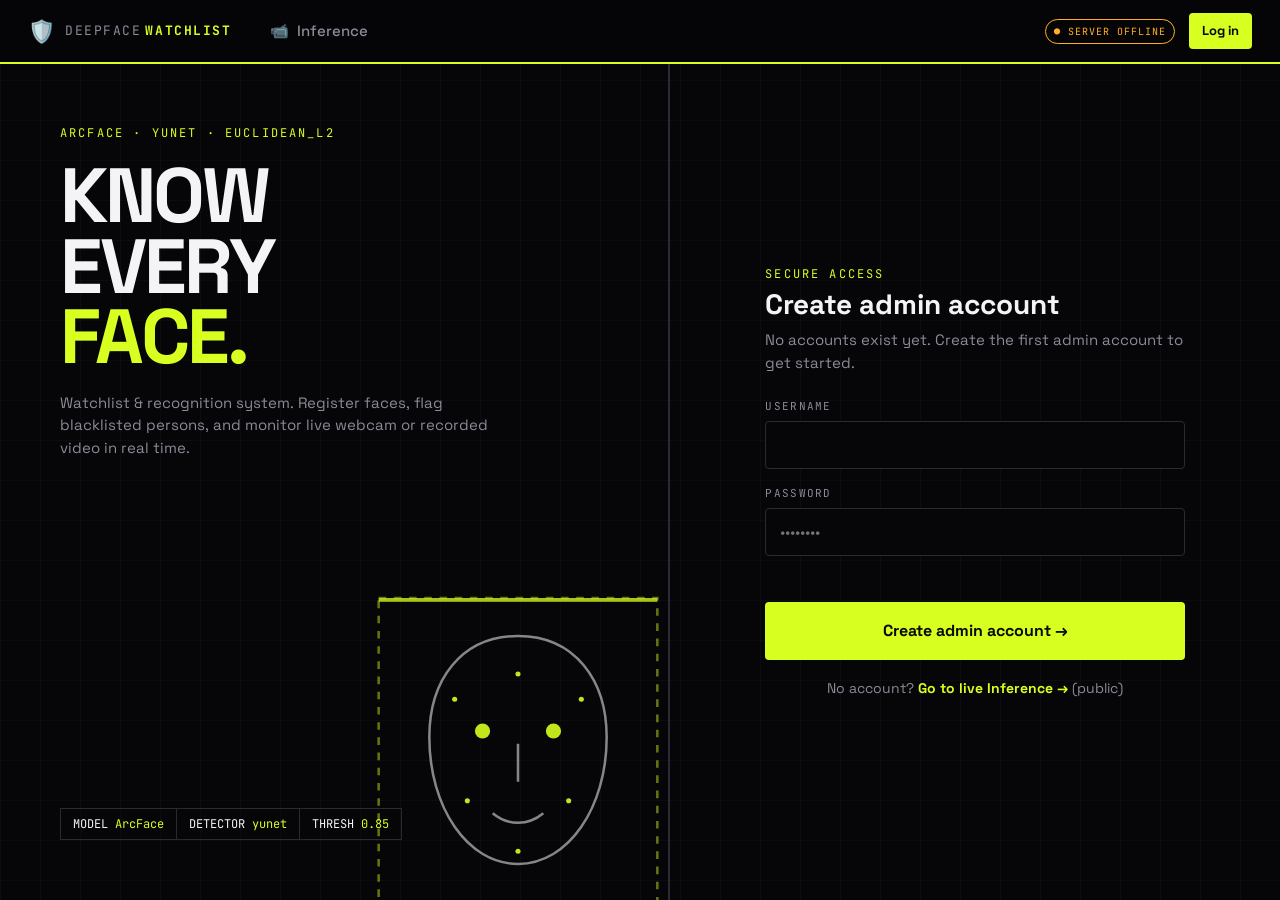
<file: index.html>
<!DOCTYPE html>
<html lang="en">
<head>
  <meta charset="UTF-8">
  <meta name="viewport" content="width=device-width, initial-scale=1.0">
  <title>Login · DeepFace Watchlist</title>
  <link rel="stylesheet" href="style.css">
</head>
<body>
  <nav id="nav"></nav>

  <main class="login-wrap">
    <section class="login-art">
      <div>
        <div class="eyebrow">ArcFace · YuNet · euclidean_l2</div>
        <h1 style="margin-top:18px">KNOW<br>EVERY<em>FACE.</em></h1>
        <p>Watchlist &amp; recognition system. Register faces, flag blacklisted persons, and monitor live webcam or recorded video in real time.</p>
      </div>
      <div class="spec" style="align-self:flex-start">
        <span>MODEL <b>ArcFace</b></span><span>DETECTOR <b>yunet</b></span><span>THRESH <b>0.85</b></span>
      </div>

      <!-- decorative scanning face -->
      <svg class="scan-face" viewBox="0 0 300 300" fill="none" aria-hidden="true">
        <rect x="40" y="30" width="220" height="240" stroke="#d7ff1f" stroke-width="2" stroke-dasharray="6 6" opacity=".5"/>
        <path d="M150 60c-45 0-70 35-70 80 0 55 30 100 70 100s70-45 70-100c0-45-25-80-70-80z" stroke="#f4f4f6" stroke-width="2" opacity=".6"/>
        <circle cx="122" cy="135" r="6" fill="#d7ff1f"/><circle cx="178" cy="135" r="6" fill="#d7ff1f"/>
        <path d="M150 145v30M130 200c12 10 28 10 40 0" stroke="#f4f4f6" stroke-width="2" opacity=".6"/>
        <g fill="#d7ff1f"><circle cx="100" cy="110" r="2"/><circle cx="200" cy="110" r="2"/><circle cx="110" cy="190" r="2"/><circle cx="190" cy="190" r="2"/><circle cx="150" cy="230" r="2"/><circle cx="150" cy="90" r="2"/></g>
        <rect class="scan-line" x="40" y="30" width="220" height="3" fill="#d7ff1f" opacity=".85"/>
      </svg>
    </section>

    <section class="login-panel">
      <form class="login-box" id="loginForm" autocomplete="on">
        <div class="eyebrow">Secure access</div>
        <h2>Log in</h2>
        <p class="sub">Choose your access level to continue.</p>

        <div class="role-pick" id="rolePick">
          <button type="button" data-role="user" class="on"><b>👤 User</b><small>Register &amp; de-register faces</small></button>
          <button type="button" data-role="admin"><b>⚙️ Admin</b><small>Full dashboard &amp; settings</small></button>
        </div>

        <div class="field">
          <label for="username">Username</label>
          <input class="input" id="username" autocomplete="username" required >
        </div>
        <div class="field">
          <label for="password">Password</label>
          <input class="input" id="password" type="password" autocomplete="current-password" required placeholder="••••••••">
        </div>
        <div class="err" id="err"></div>
        <button class="btn btn-primary btn-block btn-lg" type="submit" id="submitBtn">Log in as User →</button>

        <a class="public-link" href="inference.html">No account? <b>Go to live Inference →</b> (public)</a>

      </form>
    </section>
  </main>

  <script src="app.js"></script>
  <script>
    DF.renderNav('login');

    const params = new URLSearchParams(location.search);
    let role = params.get('need') === 'admin' ? 'admin' : 'user';
    const rolePick = document.getElementById('rolePick');
    const submitBtn = document.getElementById('submitBtn');
    const err = document.getElementById('err');

    function setRole(r) {
      role = r;
      rolePick.querySelectorAll('button').forEach(b => b.classList.toggle('on', b.dataset.role === r));
      submitBtn.textContent = `Log in as ${r === 'admin' ? 'Admin' : 'User'} →`;
    }
    rolePick.addEventListener('click', e => { const b = e.target.closest('button'); if (b) setRole(b.dataset.role); });
    setRole(role);

    if (params.get('next')) err.textContent = params.get('need') === 'admin' ? 'Admin login required for that page.' : 'Please log in to continue.';

    // First run: no accounts exist yet -> create the first admin account
    if (DF.auth.needsSetup()) {
      document.querySelector('.login-box h2').textContent = 'Create admin account';
      document.querySelector('.login-box .sub').textContent = 'No accounts exist yet. Create the first admin account to get started.';
      rolePick.classList.add('hidden');
      document.getElementById('password').autocomplete = 'new-password';
      document.getElementById('password').minLength = 6;
      submitBtn.textContent = 'Create admin account →';
      err.textContent = '';
    }

    // already logged in? skip ahead
    const s = DF.auth.current();
    if (s && !params.get('next')) location.replace(s.role === 'admin' ? 'admin.html' : 'register.html');

    document.getElementById('loginForm').addEventListener('submit', e => {
      e.preventDefault();
      const u = document.getElementById("username").value, pw = document.getElementById("password").value;
      const res = DF.auth.needsSetup() ? DF.auth.setup(u, pw) : DF.auth.login(u, pw, role);
      if (!res.ok) { err.textContent = res.msg; document.getElementById("password").value = ""; return; }
      const next = params.get('next');
      const allowed = next && /^[\w-]+\.html$/.test(next) && !(next === 'admin.html' && res.session.role !== 'admin');
      location.href = allowed ? next : (res.session.role === 'admin' ? 'admin.html' : 'register.html');
    });
  </script>
</body>
</html>
</file>
<file: style.css>
@import url('https://fonts.googleapis.com/css2?family=Space+Grotesk:wght@400;500;700&family=JetBrains+Mono:wght@400;700&display=swap');

:root {
  --bg: #060608;
  --panel: #0f0f14;
  --panel-2: #16161d;
  --line: #2a2a35;
  --text: #f4f4f6;
  --muted: #8b8b99;
  --accent: #d7ff1f;      /* acid volt */
  --accent-ink: #0a0a0a;
  --red: #ff2d55;
  --green: #1fff8f;
  --amber: #ffb020;
  --radius: 4px;
  --mono: 'JetBrains Mono', ui-monospace, monospace;
  --sans: 'Space Grotesk', system-ui, sans-serif;
}

* { box-sizing: border-box; margin: 0; padding: 0; }
html, body { background: var(--bg); color: var(--text); font-family: var(--sans); font-size: 15px; line-height: 1.5; }
body {
  min-height: 100vh;
  background-image:
    linear-gradient(rgba(255,255,255,.025) 1px, transparent 1px),
    linear-gradient(90deg, rgba(255,255,255,.025) 1px, transparent 1px);
  background-size: 40px 40px;
}
a { color: inherit; text-decoration: none; }
button, input, select { font: inherit; color: inherit; }
::selection { background: var(--accent); color: var(--accent-ink); }

/* ---------- NAV ---------- */
#nav {
  position: sticky; top: 0; z-index: 50;
  display: flex; align-items: center; gap: 24px;
  padding: 0 28px; height: 64px;
  background: rgba(6,6,8,.92); backdrop-filter: blur(8px);
  border-bottom: 2px solid var(--accent);
}
.brand { display: flex; align-items: center; gap: 10px; }
.brand-mark { font-size: 22px; }
.brand-text { font-family: var(--mono); font-size: 13px; letter-spacing: .12em; color: var(--muted); }
.brand-text b { color: var(--accent); margin-left: 4px; }
.nav-links { display: flex; gap: 4px; flex: 1; }
.nav-links a {
  display: flex; gap: 8px; align-items: center;
  padding: 8px 14px; border-radius: var(--radius);
  font-weight: 500; color: var(--muted); transition: .15s;
}
.nav-links a:hover { color: var(--text); background: var(--panel-2); }
.nav-links a.active { color: var(--accent-ink); background: var(--accent); }
.nav-user { display: flex; align-items: center; gap: 14px; }
.who { display: flex; flex-direction: column; line-height: 1.1; text-align: right; }
.who small { font-family: var(--mono); font-size: 10px; color: var(--accent); text-transform: uppercase; letter-spacing: .1em; }
.mode-pill {
  font-family: var(--mono); font-size: 10px; letter-spacing: .1em;
  padding: 4px 8px; border: 1px solid var(--amber); color: var(--amber); border-radius: 99px;
}
.mode-pill.live { border-color: var(--green); color: var(--green); }
.nav-burger { display: none; background: none; border: 0; font-size: 22px; cursor: pointer; margin-left: auto; }

/* ---------- LAYOUT ---------- */
.page { max-width: 1280px; margin: 0 auto; padding: 40px 28px 80px; }
.hero { margin-bottom: 32px; }
.eyebrow { font-family: var(--mono); font-size: 12px; letter-spacing: .18em; color: var(--accent); text-transform: uppercase; }
.hero h1 { font-size: clamp(34px, 5vw, 60px); line-height: 1; font-weight: 700; letter-spacing: -.03em; margin: 10px 0 12px; }
.hero h1 em { font-style: normal; color: var(--accent); }
.hero p { color: var(--muted); max-width: 640px; }
.spec {
  display: inline-flex; gap: 0; margin-top: 16px;
  font-family: var(--mono); font-size: 12px; border: 1px solid var(--line);
}
.spec span { padding: 6px 12px; border-right: 1px solid var(--line); }
.spec span:last-child { border-right: 0; }
.spec b { color: var(--accent); font-weight: 400; }

.grid { display: grid; gap: 20px; }
.grid-2 { grid-template-columns: 1fr 1fr; }
.grid-side { grid-template-columns: 1fr 320px; }
.grid-4 { grid-template-columns: repeat(4, 1fr); }

.card {
  background: var(--panel); border: 1px solid var(--line); border-radius: var(--radius);
  padding: 24px;
}
.card h2 { font-size: 18px; font-weight: 700; margin-bottom: 16px; display: flex; align-items: center; gap: 10px; }
.card h2 .n { font-family: var(--mono); font-size: 11px; color: var(--accent-ink); background: var(--accent); padding: 2px 6px; }
.card-head { display: flex; justify-content: space-between; align-items: center; margin-bottom: 16px; gap: 12px; flex-wrap: wrap; }
.card-head h2 { margin: 0; }

/* ---------- FORMS ---------- */
.field { display: flex; flex-direction: column; gap: 6px; margin-bottom: 16px; }
.field label, .label { font-family: var(--mono); font-size: 11px; letter-spacing: .12em; text-transform: uppercase; color: var(--muted); }
.input, select.input {
  width: 100%; padding: 12px 14px;
  background: var(--bg); border: 1px solid var(--line); border-radius: var(--radius);
  outline: none; transition: .15s;
}
.input:focus { border-color: var(--accent); box-shadow: 0 0 0 3px rgba(215,255,31,.15); }
select.input { appearance: none; background-image: linear-gradient(45deg, transparent 50%, var(--accent) 50%), linear-gradient(135deg, var(--accent) 50%, transparent 50%); background-position: calc(100% - 18px) 50%, calc(100% - 13px) 50%; background-size: 5px 5px; background-repeat: no-repeat; padding-right: 36px; }

.seg { display: flex; border: 1px solid var(--line); border-radius: var(--radius); overflow: hidden; }
.seg button {
  flex: 1; padding: 11px 14px; background: var(--bg); border: 0; cursor: pointer;
  border-right: 1px solid var(--line); color: var(--muted); font-weight: 500; transition: .15s;
}
.seg button:last-child { border-right: 0; }
.seg button.on { background: var(--accent); color: var(--accent-ink); font-weight: 700; }
.seg.seg-status button.on[data-v="Blacklisted"] { background: var(--red); color: #fff; }
.seg.seg-status button.on[data-v="Authorised"] { background: var(--green); color: #002; }

.btn {
  display: inline-flex; align-items: center; justify-content: center; gap: 8px;
  padding: 12px 20px; border-radius: var(--radius); border: 1px solid transparent;
  font-weight: 700; cursor: pointer; transition: .12s; white-space: nowrap;
}
.btn:active { transform: translateY(1px); }
.btn:disabled { opacity: .4; cursor: not-allowed; }
.btn-primary { background: var(--accent); color: var(--accent-ink); }
.btn-primary:hover:not(:disabled) { box-shadow: 4px 4px 0 #fff; transform: translate(-2px,-2px); }
.btn-danger { background: var(--red); color: #fff; }
.btn-danger:hover:not(:disabled) { box-shadow: 4px 4px 0 #fff; transform: translate(-2px,-2px); }
.btn-ghost { background: transparent; border-color: var(--line); color: var(--text); }
.btn-ghost:hover { border-color: var(--text); }
.btn-sm { padding: 7px 12px; font-size: 13px; }
.btn-block { width: 100%; }
.btn-lg { padding: 16px 24px; font-size: 16px; }

.tip {
  border-left: 4px solid var(--accent); background: rgba(215,255,31,.06);
  padding: 14px 16px; font-size: 14px; color: #d8d8de; margin-bottom: 16px;
}

.drop {
  border: 2px dashed var(--line); border-radius: var(--radius);
  padding: 36px 20px; text-align: center; cursor: pointer; transition: .15s; background: var(--bg);
}
.drop:hover, .drop.over { border-color: var(--accent); background: rgba(215,255,31,.04); }
.drop .big { font-size: 34px; }
.drop strong { display: block; margin: 6px 0 2px; }
.drop small { color: var(--muted); font-family: var(--mono); font-size: 11px; }
.thumbs { display: grid; grid-template-columns: repeat(auto-fill, minmax(84px, 1fr)); gap: 8px; margin-top: 14px; }
.thumbs .t { position: relative; aspect-ratio: 1; border: 1px solid var(--line); overflow: hidden; }
.thumbs .t img { width: 100%; height: 100%; object-fit: cover; }
.thumbs .t button {
  position: absolute; top: 3px; right: 3px; width: 20px; height: 20px; border-radius: 50%;
  border: 0; background: var(--red); color: #fff; font-size: 12px; cursor: pointer; line-height: 1;
}

/* range */
input[type=range] { width: 100%; accent-color: var(--accent); }
.range-row { display: flex; justify-content: space-between; font-family: var(--mono); font-size: 11px; color: var(--muted); }

/* ---------- TABLES ---------- */
.table-wrap { overflow-x: auto; border: 1px solid var(--line); }
table { width: 100%; border-collapse: collapse; font-size: 14px; }
th {
  text-align: left; font-family: var(--mono); font-size: 11px; letter-spacing: .1em; text-transform: uppercase;
  color: var(--muted); padding: 12px 14px; background: var(--panel-2); border-bottom: 1px solid var(--line);
}
td { padding: 12px 14px; border-bottom: 1px solid var(--line); vertical-align: middle; }
tr:last-child td { border-bottom: 0; }
tbody tr { transition: background .12s; }
tbody tr:hover { background: var(--panel-2); }
tr.sel { background: rgba(255,45,85,.1) !important; box-shadow: inset 4px 0 0 var(--red); }
td.mono, .mono { font-family: var(--mono); font-size: 13px; }
.empty { padding: 40px; text-align: center; color: var(--muted); }

.tag { display: inline-flex; align-items: center; gap: 6px; padding: 3px 10px; font-size: 12px; font-weight: 700; border-radius: 99px; }
.tag-ok { background: rgba(31,255,143,.12); color: var(--green); }
.tag-bl { background: rgba(255,45,85,.15); color: var(--red); }
.tag-unk { background: rgba(255,255,255,.08); color: var(--muted); }
.tag-role { background: var(--accent); color: var(--accent-ink); font-family: var(--mono); font-size: 10px; letter-spacing: .1em; text-transform: uppercase; }

.avatar { width: 36px; height: 36px; border-radius: 50%; object-fit: cover; flex-shrink: 0; border: 2px solid var(--line); }
.avatar-init { display: inline-flex; align-items: center; justify-content: center; background: var(--panel-2); font-family: var(--mono); font-size: 12px; font-weight: 700; color: var(--green); border-color: var(--green); }
.avatar-init.bl { color: var(--red); border-color: var(--red); }
.person-cell { display: flex; align-items: center; gap: 12px; font-weight: 700; }

/* ---------- PROFILE LIST (sidebar) ---------- */
.profiles { display: flex; flex-direction: column; gap: 10px; max-height: 640px; overflow-y: auto; }
.profile {
  display: flex; gap: 12px; align-items: center; padding: 12px;
  background: var(--bg); border: 1px solid var(--line); border-left: 4px solid var(--green);
}
.profile.bl { border-left-color: var(--red); }
.profile.hit { animation: hit 1s ease; }
@keyframes hit { 0%,100% { background: var(--bg); } 30% { background: rgba(215,255,31,.18); } }
.profile .meta { font-size: 12px; color: var(--muted); font-family: var(--mono); }
.profile .nm { font-weight: 700; }

/* ---------- VIEWER ---------- */
.viewer {
  position: relative; background: #000; border: 2px solid var(--line); aspect-ratio: 16/10;
  display: flex; align-items: center; justify-content: center; overflow: hidden;
}
.viewer video, .viewer canvas { position: absolute; inset: 0; width: 100%; height: 100%; object-fit: contain; }
.viewer .placeholder { color: var(--muted); text-align: center; font-family: var(--mono); font-size: 13px; }
.viewer .placeholder .big { font-size: 48px; display: block; margin-bottom: 8px; }
.viewer .rec {
  position: absolute; top: 12px; left: 12px; z-index: 3;
  font-family: var(--mono); font-size: 11px; background: var(--red); color: #fff; padding: 3px 8px;
  display: none; animation: blink 1.2s infinite;
}
.viewer.on .rec { display: block; }
@keyframes blink { 50% { opacity: .4; } }
.viewer .corner { position: absolute; width: 22px; height: 22px; border: 3px solid var(--accent); z-index: 2; }
.viewer .c1 { top: 8px; left: 8px; border-right: 0; border-bottom: 0; }
.viewer .c2 { top: 8px; right: 8px; border-left: 0; border-bottom: 0; }
.viewer .c3 { bottom: 8px; left: 8px; border-right: 0; border-top: 0; }
.viewer .c4 { bottom: 8px; right: 8px; border-left: 0; border-top: 0; }

.alert {
  padding: 16px 18px; font-weight: 700; display: flex; align-items: center; gap: 12px;
  border: 2px solid; margin: 14px 0;
}
.alert-bl { border-color: var(--red); background: rgba(255,45,85,.12); color: #ff7b93; animation: pulse 1.4s infinite; }
.alert-ok { border-color: var(--green); background: rgba(31,255,143,.08); color: var(--green); }
.alert-unk { border-color: var(--line); background: var(--panel-2); color: var(--muted); }
@keyframes pulse { 50% { box-shadow: 0 0 0 6px rgba(255,45,85,.15); } }

.progress { height: 8px; background: var(--panel-2); border: 1px solid var(--line); overflow: hidden; }
.progress > i { display: block; height: 100%; width: 0; background: var(--accent); transition: width .1s linear; }

/* ---------- STATS ---------- */
.stat { padding: 22px; background: var(--panel); border: 1px solid var(--line); position: relative; overflow: hidden; }
.stat::after { content: ''; position: absolute; right: 0; top: 0; width: 6px; height: 100%; background: var(--c, var(--accent)); }
.stat .k { font-family: var(--mono); font-size: 11px; letter-spacing: .14em; text-transform: uppercase; color: var(--muted); }
.stat .v { font-size: 44px; font-weight: 700; letter-spacing: -.03em; line-height: 1.1; margin-top: 6px; color: var(--c, var(--text)); }
.stat .s { font-size: 12px; color: var(--muted); }

.tabs { display: flex; gap: 0; border-bottom: 2px solid var(--line); margin-bottom: 20px; flex-wrap: wrap; }
.tabs button {
  background: none; border: 0; padding: 12px 18px; cursor: pointer; color: var(--muted); font-weight: 700;
  border-bottom: 3px solid transparent; margin-bottom: -2px;
}
.tabs button.on { color: var(--accent); border-bottom-color: var(--accent); }
.tab-panel { display: none; }
.tab-panel.on { display: block; }

.log { font-family: var(--mono); font-size: 12px; max-height: 420px; overflow-y: auto; border: 1px solid var(--line); }
.log div { padding: 8px 12px; border-bottom: 1px solid var(--line); display: grid; grid-template-columns: 150px 90px 1fr; gap: 12px; }
.log .t-alert { color: var(--red); }
.log .t-match { color: var(--green); }
.log .t-auth { color: var(--accent); }
.log .t-admin { color: var(--amber); }
.log time { color: var(--muted); }

.bar-chart { display: flex; flex-direction: column; gap: 10px; }
.bar-row { display: grid; grid-template-columns: 100px 1fr 40px; gap: 10px; align-items: center; font-size: 13px; }
.bar-row .b { height: 18px; background: var(--panel-2); }
.bar-row .b i { display: block; height: 100%; background: var(--c, var(--accent)); }
.bar-row span:last-child { font-family: var(--mono); text-align: right; }

.switch { display: flex; align-items: center; justify-content: space-between; padding: 12px 0; border-bottom: 1px solid var(--line); }
.switch input { width: 42px; height: 22px; appearance: none; background: var(--panel-2); border: 1px solid var(--line); border-radius: 99px; position: relative; cursor: pointer; transition: .15s; }
.switch input::after { content: ''; position: absolute; top: 2px; left: 2px; width: 16px; height: 16px; border-radius: 50%; background: var(--muted); transition: .15s; }
.switch input:checked { background: var(--accent); border-color: var(--accent); }
.switch input:checked::after { left: 22px; background: var(--accent-ink); }

/* ---------- LOGIN ---------- */
.login-wrap { min-height: calc(100vh - 64px); display: grid; grid-template-columns: 1.1fr 1fr; }
.login-art {
  padding: 60px; display: flex; flex-direction: column; justify-content: space-between;
  border-right: 2px solid var(--line); position: relative; overflow: hidden;
}
.login-art h1 { font-size: clamp(44px, 6vw, 88px); line-height: .92; letter-spacing: -.04em; font-weight: 700; }
.login-art h1 em { font-style: normal; color: var(--accent); display: block; }
.login-art p { color: var(--muted); max-width: 440px; margin-top: 20px; }
.scan-face {
  position: absolute; right: -40px; bottom: -40px; width: 380px; height: 380px; opacity: .9;
}
.scan-line { animation: scan 3s ease-in-out infinite; }
@keyframes scan { 0%,100% { transform: translateY(0); } 50% { transform: translateY(240px); } }
.login-panel { display: flex; align-items: center; justify-content: center; padding: 40px; }
.login-box { width: 100%; max-width: 420px; }
.login-box h2 { font-size: 28px; margin-bottom: 4px; }
.login-box .sub { color: var(--muted); margin-bottom: 24px; }
.role-pick { display: grid; grid-template-columns: 1fr 1fr; gap: 10px; margin-bottom: 22px; }
.role-pick button {
  padding: 18px; text-align: left; background: var(--panel); border: 2px solid var(--line); cursor: pointer; border-radius: var(--radius); transition: .15s;
}
.role-pick button b { display: block; font-size: 16px; }
.role-pick button small { color: var(--muted); font-size: 12px; }
.role-pick button.on { border-color: var(--accent); background: rgba(215,255,31,.06); }
.role-pick button.on b { color: var(--accent); }
.err { color: var(--red); font-size: 13px; min-height: 20px; margin-bottom: 10px; font-weight: 500; }
.public-link { display: block; margin-top: 18px; text-align: center; color: var(--muted); font-size: 14px; }
.public-link b { color: var(--accent); }

/* ---------- TOAST + MODAL ---------- */
#toasts { position: fixed; bottom: 20px; right: 20px; z-index: 200; display: flex; flex-direction: column; gap: 8px; }
.toast {
  padding: 12px 18px; background: var(--panel-2); border: 1px solid var(--line); border-left: 4px solid var(--accent);
  font-weight: 500; transform: translateX(120%); transition: .25s; max-width: 360px;
}
.toast.show { transform: none; }
.toast-danger { border-left-color: var(--red); }
.toast-success { border-left-color: var(--green); }
.modal-back { position: fixed; inset: 0; background: rgba(0,0,0,.75); z-index: 300; display: flex; align-items: center; justify-content: center; padding: 20px; }
.modal { background: var(--panel); border: 2px solid var(--accent); padding: 28px; max-width: 440px; width: 100%; }
.modal-danger { border-color: var(--red); }
.modal h3 { font-size: 22px; margin-bottom: 10px; }
.modal p { color: #ccc; margin-bottom: 22px; }
.modal-actions { display: flex; justify-content: flex-end; gap: 10px; }

.hidden { display: none !important; }
.row { display: flex; gap: 12px; align-items: center; flex-wrap: wrap; }
.mt { margin-top: 16px; }
.muted { color: var(--muted); }

/* ---------- RESPONSIVE ---------- */
@media (max-width: 980px) {
  .grid-2, .grid-side, .login-wrap { grid-template-columns: 1fr; }
  .grid-4 { grid-template-columns: 1fr 1fr; }
  .login-art { border-right: 0; border-bottom: 2px solid var(--line); padding: 40px 28px; min-height: 360px; }
  .scan-face { width: 260px; height: 260px; }
  .nav-burger { display: block; }
  .nav-links, .nav-user { display: none; }
  body.nav-open .nav-links, body.nav-open .nav-user {
    display: flex; flex-direction: column; position: absolute; left: 0; right: 0; background: var(--bg); padding: 14px 28px;
  }
  body.nav-open .nav-links { top: 64px; }
  body.nav-open .nav-user { top: 260px; border-bottom: 2px solid var(--accent); align-items: flex-start; }
  .log div { grid-template-columns: 1fr; gap: 2px; }
}
</file>
